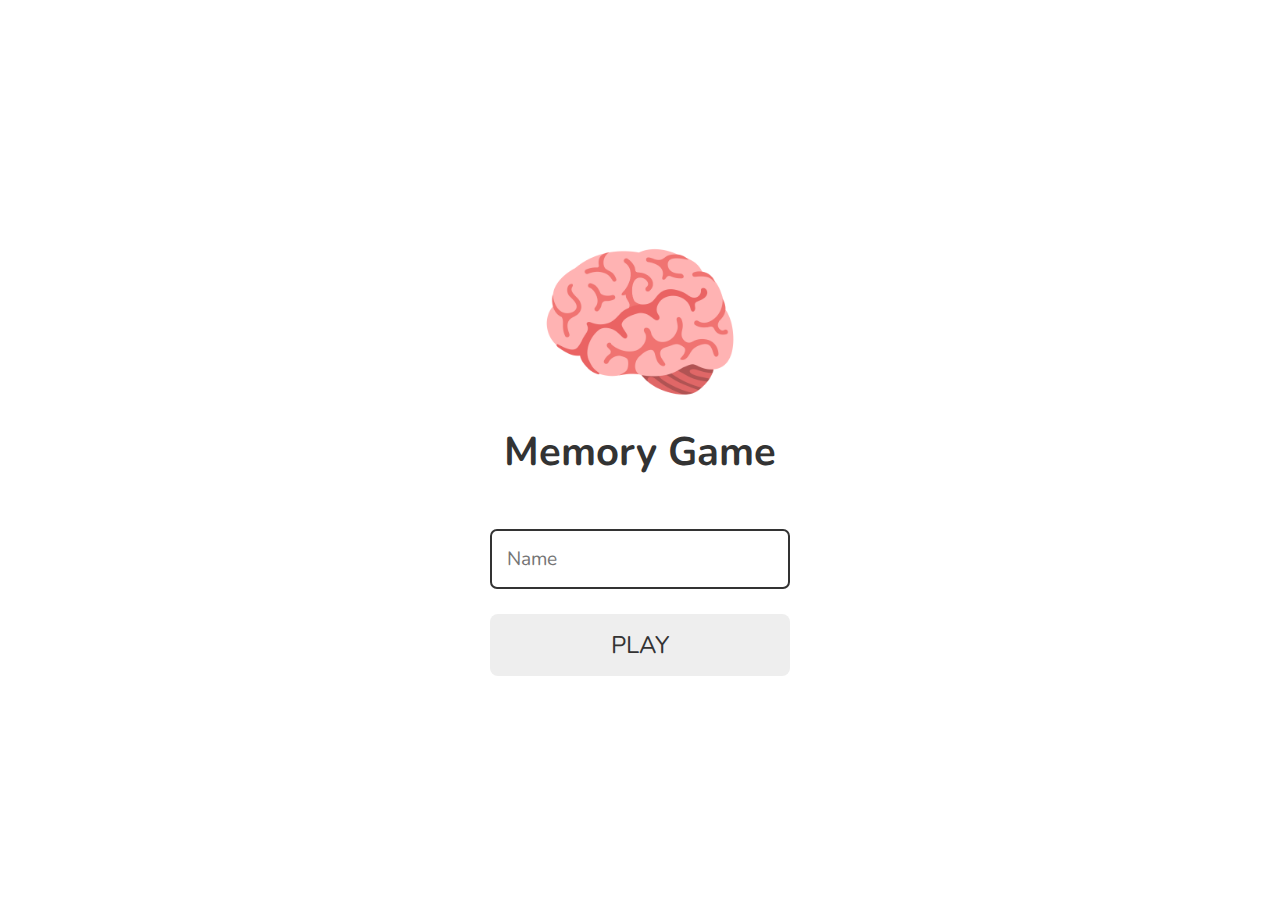
<file: index.html>
<!DOCTYPE html>
<html lang="pt-br">
<head>
    <meta charset="UTF-8">
    <meta http-equiv="X-UA-Compatible" content="IE=edge">
    <meta name="viewport" content="width=device-width, initial-scale=1.0">
    <link rel="stylesheet" href="assets/css/style.css">
    <title>Memory Game</title>
</head>
<body>


    <form action="#" class="login-form">
        <div class="login-header">
            <img src="assets/images/brain.png" alt="brain-icon">
            <h1>Memory Game</h1>
        </div>
        
        <input type="text" placeholder="Name" class="login-input">

        <button type="submit" class="login-button" disabled>PLAY</button>
    </form>
    
</body>


<script src="assets/js/script.js"></script>

</html>
</file>
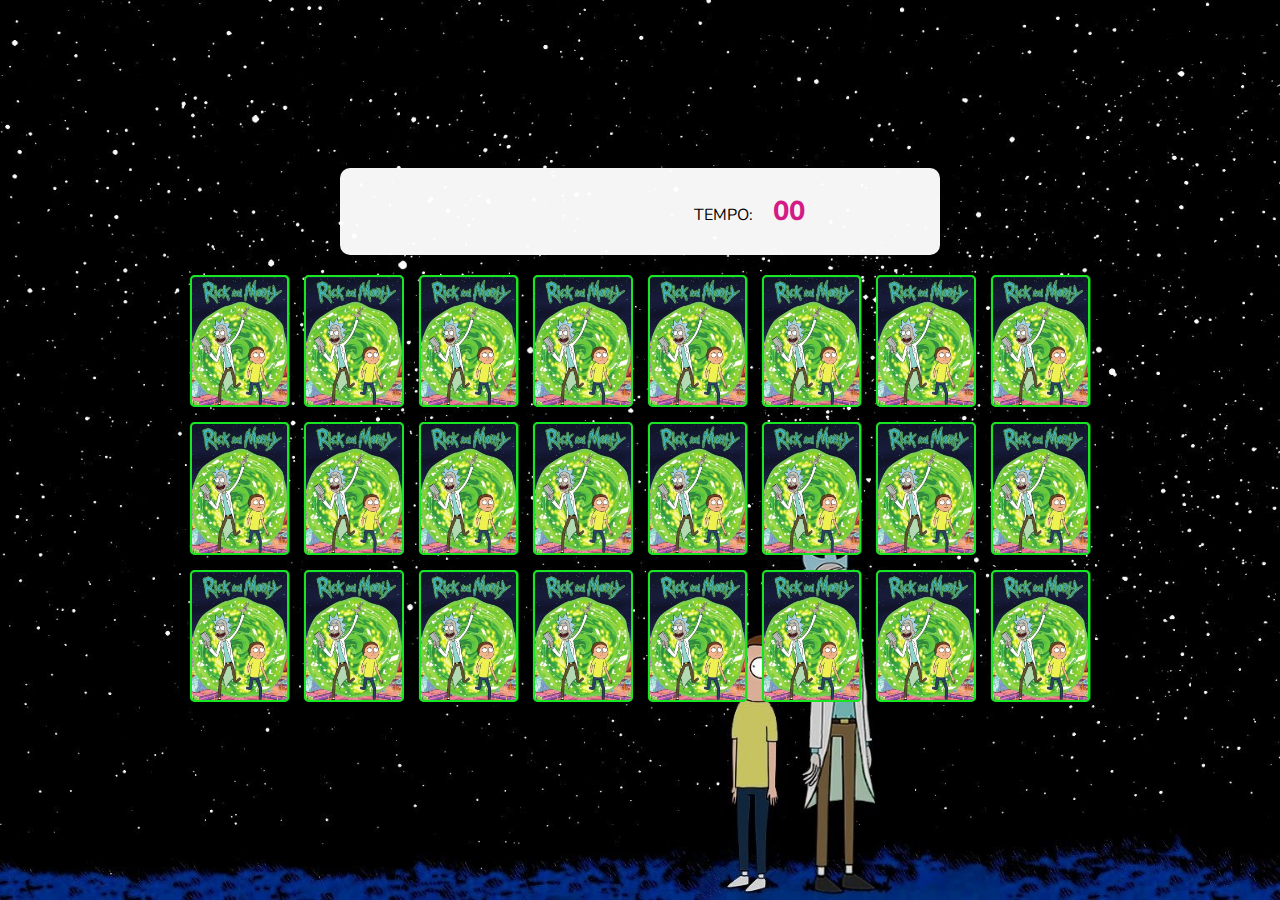
<file: assets/pages/game.html>
<!DOCTYPE html>
<html lang="pt-br">

<head>
    <meta charset="UTF-8">
    <meta http-equiv="X-UA-Compatible" content="IE=edge">
    <meta name="viewport" content="width=device-width, initial-scale=1.0">
    <link rel="stylesheet" href="../css/style.css">
    <script defer src="../js/script-game.js"></script>
    <title>Memory Game</title>
</head>

<body>

    <main>

        <header>
            <span class="player"></span>
            <span>TEMPO:<span class="timer">00</span></span>
        </header>
        <div class="grid"></div>

    </main>

</body>

</html>
</file>
<file: assets/css/style.css>
@import url("https://fonts.googleapis.com/css2?family=Nunito:wght@200;300;400;500;600;700;800&display=swap");

* {
  margin: 0;
  padding: 0;
  list-style: none;
  border: none;
  box-sizing: border-box;
  font-family: "Nunito", sans-serif;
}

.login-form {
  display: flex;
  flex-direction: column;
  align-items: center;
  justify-content: center;
  height: 100vh;
}

.login-header {
  display: flex;
  flex-direction: column;
  align-items: center;
  justify-content: center;
  margin-bottom: 50px;
}

.login-header img {
  width: 200px;
}

.login-header h1 {
  color: #333;
  font-size: 2.5em;
}

.login-input {
  border: 2px solid #333;
  border-radius: 7px;
  width: 300px;
  max-width: 100%;
  outline: none;
  margin-bottom: 25px;
  font-size: 1.2em;
  padding: 15px;
}

.login-button {
  background-color: #ee665c;
  border-radius: 8px;
  width: 100%;
  max-width: 300px;
  color: #fff;
  padding: 15px;
  cursor: pointer;
  font-size: 1.5em;
}

.login-button:disabled {
  background-color: #eee;
  color: #333;
  cursor: auto;
}

/* page do game */

main {
  display: flex;
  flex-direction: column;
  width: 100%;
  background-image: url('../images/bg3.jpg');
  background-size: cover;
  min-height: 100vh;
  align-items: center;
  justify-content: center;
  padding: 20px 20px 50px;
}

header {
  display: flex;
  align-items: center;
  justify-content: space-around;
  background-color: rgba(255, 255, 255, 0.959);
  width: 100%;
  max-width: 600px;
  padding: 25px;
  border-radius: 10px;
  margin: 0 0 20px;
}

span.player {
  color: rgb(41, 10, 180);
  font-size: 2em;
  font-weight: 900;
}

span span.timer {
  color: rgb(211, 27, 134);
  font-weight: 800;
  margin-left: 20PX;
  font-size: 1.7em;
}

.grid {
  display: grid;
  grid-template-columns: repeat(8, 1fr);
  gap: 15px;
  width: 100%;
  max-width: 900px;
  margin: 0 auto;
}

.card {
  aspect-ratio: 3/4;
  width: 100%;
  background-color: rgb(51, 51, 51);
  border-radius: 5px;
  position: relative;
  transition: all 400ms ease;
  transform-style: preserve-3d;

}

.face {
  width: 100%;
  height: 100%;
  position: absolute;
  background-size: cover;
  background-position: center;
  border: 2px solid #19e623;
  border-radius: 5px;
  transition: all 400ms ease;
}

.front {
  transform: rotateY(180deg);
}

.back {
  background-image: url('../images/back.png');
  backface-visibility: hidden;
}
 
.reveal-card {
  transform: rotateY(180deg);
}


.disable-card {
  filter: saturate(0);
  opacity: 0.5;
}
</file>
